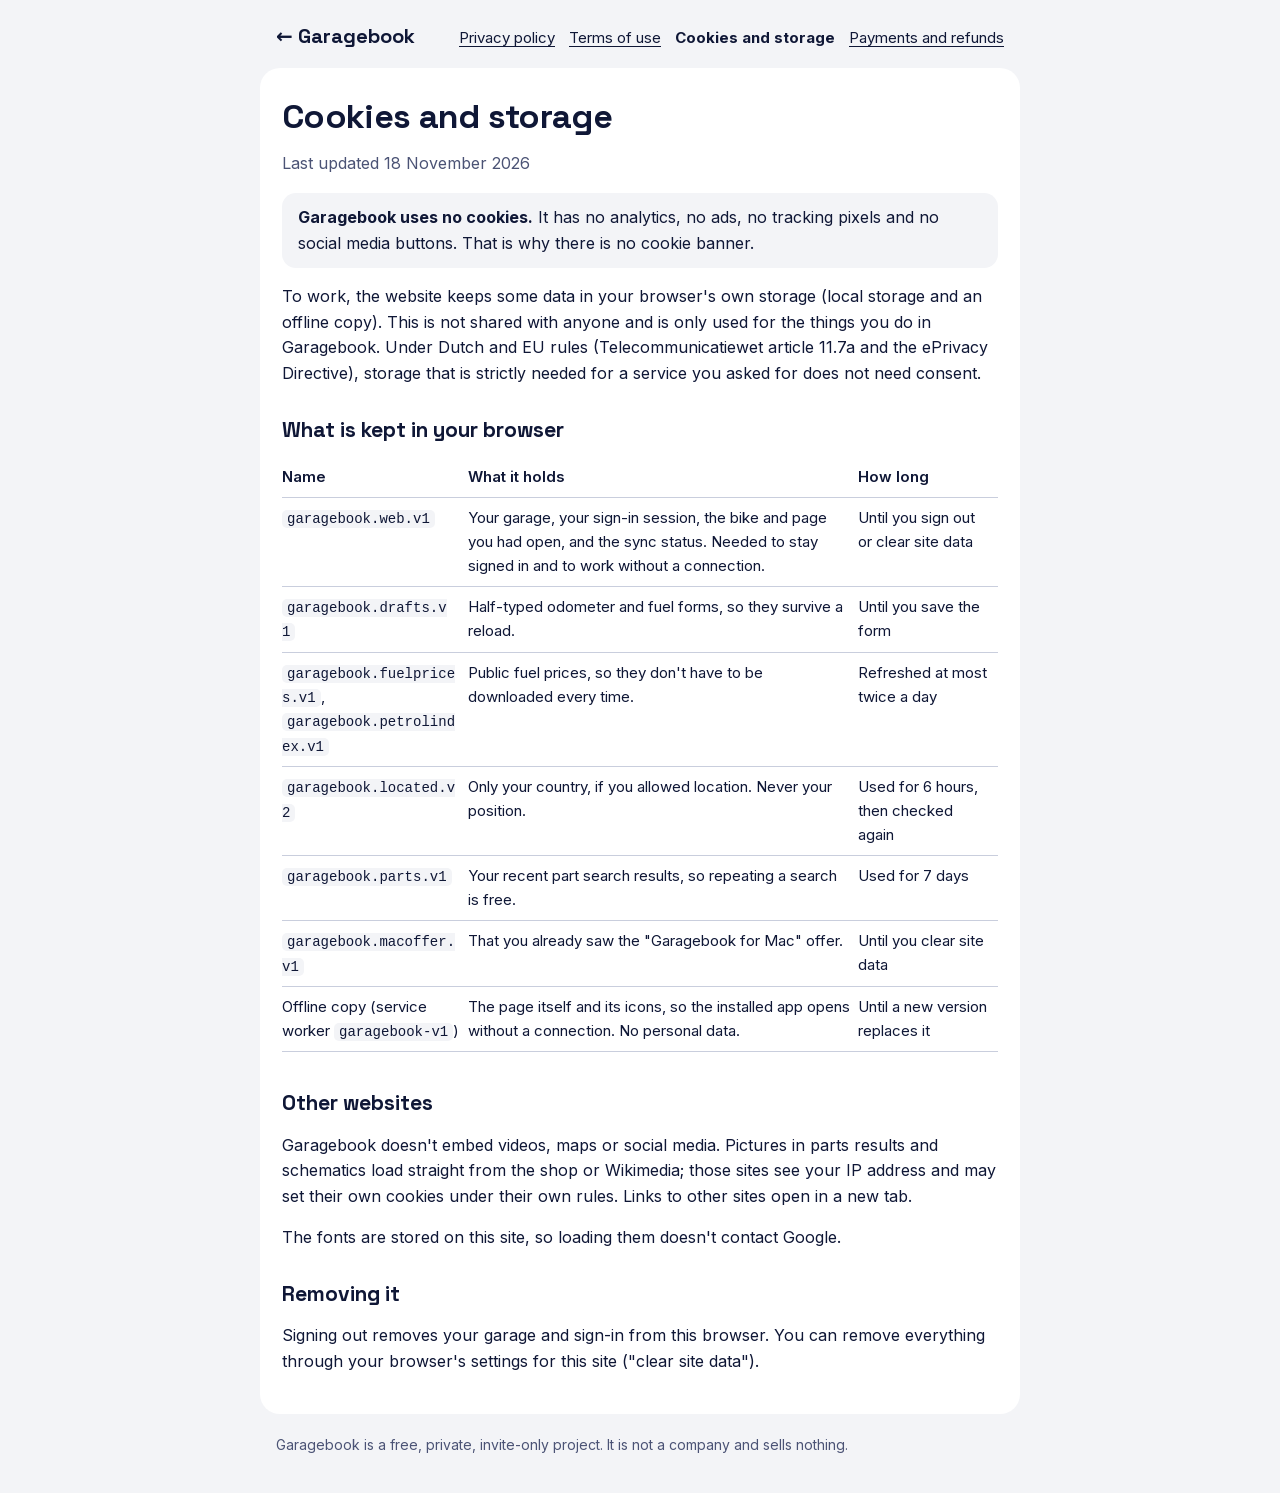
<file: cookies.html>
<!doctype html>
<html lang="en">
<head>
<meta charset="utf-8">
<meta http-equiv="Content-Security-Policy" content="default-src 'none'; style-src 'self'; font-src 'self'; img-src 'self'; base-uri 'none'; form-action 'none'">
<meta name="referrer" content="no-referrer">
<meta name="viewport" content="width=device-width, initial-scale=1">
<meta name="color-scheme" content="light">
<title>Cookies and storage · Garagebook</title>
<meta name="description" content="Garagebook uses no cookies; this page lists what it keeps in your browser and why.">
<link rel="canonical" href="https://vulpeslag0pus.github.io/garagebook/cookies.html">
<meta property="og:type" content="article">
<meta property="og:site_name" content="Garagebook">
<meta property="og:title" content="Cookies and storage · Garagebook">
<meta property="og:description" content="Garagebook uses no cookies; this page lists what it keeps in your browser and why.">
<meta property="og:url" content="https://vulpeslag0pus.github.io/garagebook/cookies.html">
<meta property="og:image" content="https://vulpeslag0pus.github.io/garagebook/og-image.png">
<meta name="twitter:card" content="summary_large_image">
<link rel="icon" href="icon-180.png">
<link rel="stylesheet" href="legal.css">
</head>
<body>
<a class="skip" href="#main">Skip to the text</a>
<header>
  <a class="home" href="./">← Garagebook</a>
  <nav aria-label="Legal pages"><ul><li><a href="privacy.html">Privacy policy</a></li><li><a href="terms.html">Terms of use</a></li><li><a href="cookies.html" aria-current="page">Cookies and storage</a></li><li><a href="refunds.html">Payments and refunds</a></li></ul></nav>
</header>
<main id="main">
<h1>Cookies and storage</h1>
<p class="muted">Last updated 18 November 2026</p>
<div class="box"><b>Garagebook uses no cookies.</b> It has no analytics, no ads, no tracking pixels and no social media buttons. That is why there is no cookie banner.</div>
<p>To work, the website keeps some data in your browser's own storage (local storage and an offline copy). This is not shared with anyone and is only used for the things you do in Garagebook. Under Dutch and EU rules (Telecommunicatiewet article 11.7a and the ePrivacy Directive), storage that is strictly needed for a service you asked for does not need consent.</p>

<h2>What is kept in your browser</h2>
<div class="wide"><table>
<thead><tr><th scope="col">Name</th><th scope="col">What it holds</th><th scope="col">How long</th></tr></thead>
<tbody>
<tr><td><code>garagebook.web.v1</code></td><td>Your garage, your sign-in session, the bike and page you had open, and the sync status. Needed to stay signed in and to work without a connection.</td><td>Until you sign out or clear site data</td></tr>
<tr><td><code>garagebook.drafts.v1</code></td><td>Half-typed odometer and fuel forms, so they survive a reload.</td><td>Until you save the form</td></tr>
<tr><td><code>garagebook.fuelprices.v1</code>, <code>garagebook.petrolindex.v1</code></td><td>Public fuel prices, so they don't have to be downloaded every time.</td><td>Refreshed at most twice a day</td></tr>
<tr><td><code>garagebook.located.v2</code></td><td>Only your country, if you allowed location. Never your position.</td><td>Used for 6 hours, then checked again</td></tr>
<tr><td><code>garagebook.parts.v1</code></td><td>Your recent part search results, so repeating a search is free.</td><td>Used for 7 days</td></tr>
<tr><td><code>garagebook.macoffer.v1</code></td><td>That you already saw the "Garagebook for Mac" offer.</td><td>Until you clear site data</td></tr>
<tr><td>Offline copy (service worker <code>garagebook-v1</code>)</td><td>The page itself and its icons, so the installed app opens without a connection. No personal data.</td><td>Until a new version replaces it</td></tr>
</tbody></table></div>

<h2>Other websites</h2>
<p>Garagebook doesn't embed videos, maps or social media. Pictures in parts results and schematics load straight from the shop or Wikimedia; those sites see your IP address and may set their own cookies under their own rules. Links to other sites open in a new tab.</p>
<p>The fonts are stored on this site, so loading them doesn't contact Google.</p>

<h2>Removing it</h2>
<p>Signing out removes your garage and sign-in from this browser. You can remove everything through your browser's settings for this site ("clear site data").</p>

</main>
<footer>Garagebook is a free, private, invite-only project. It is not a company and sells nothing.</footer>
</body>
</html>
</file>
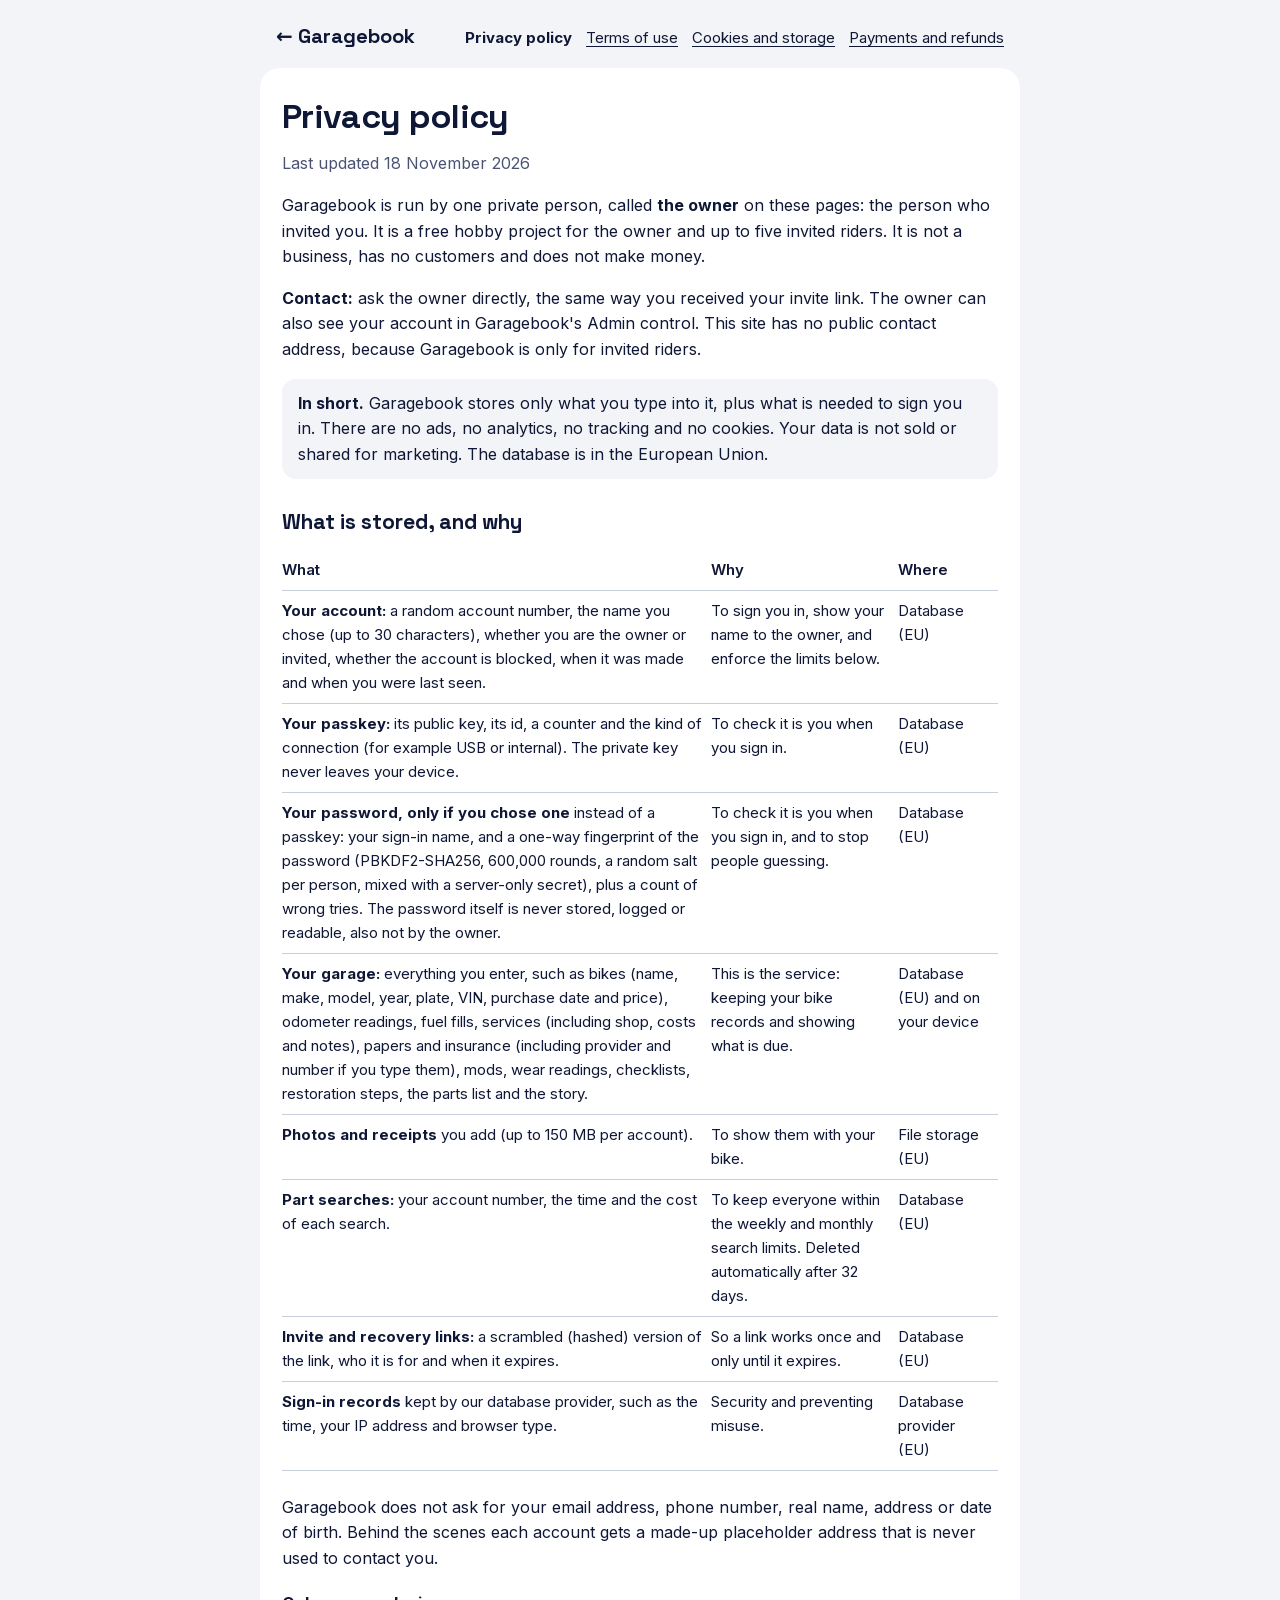
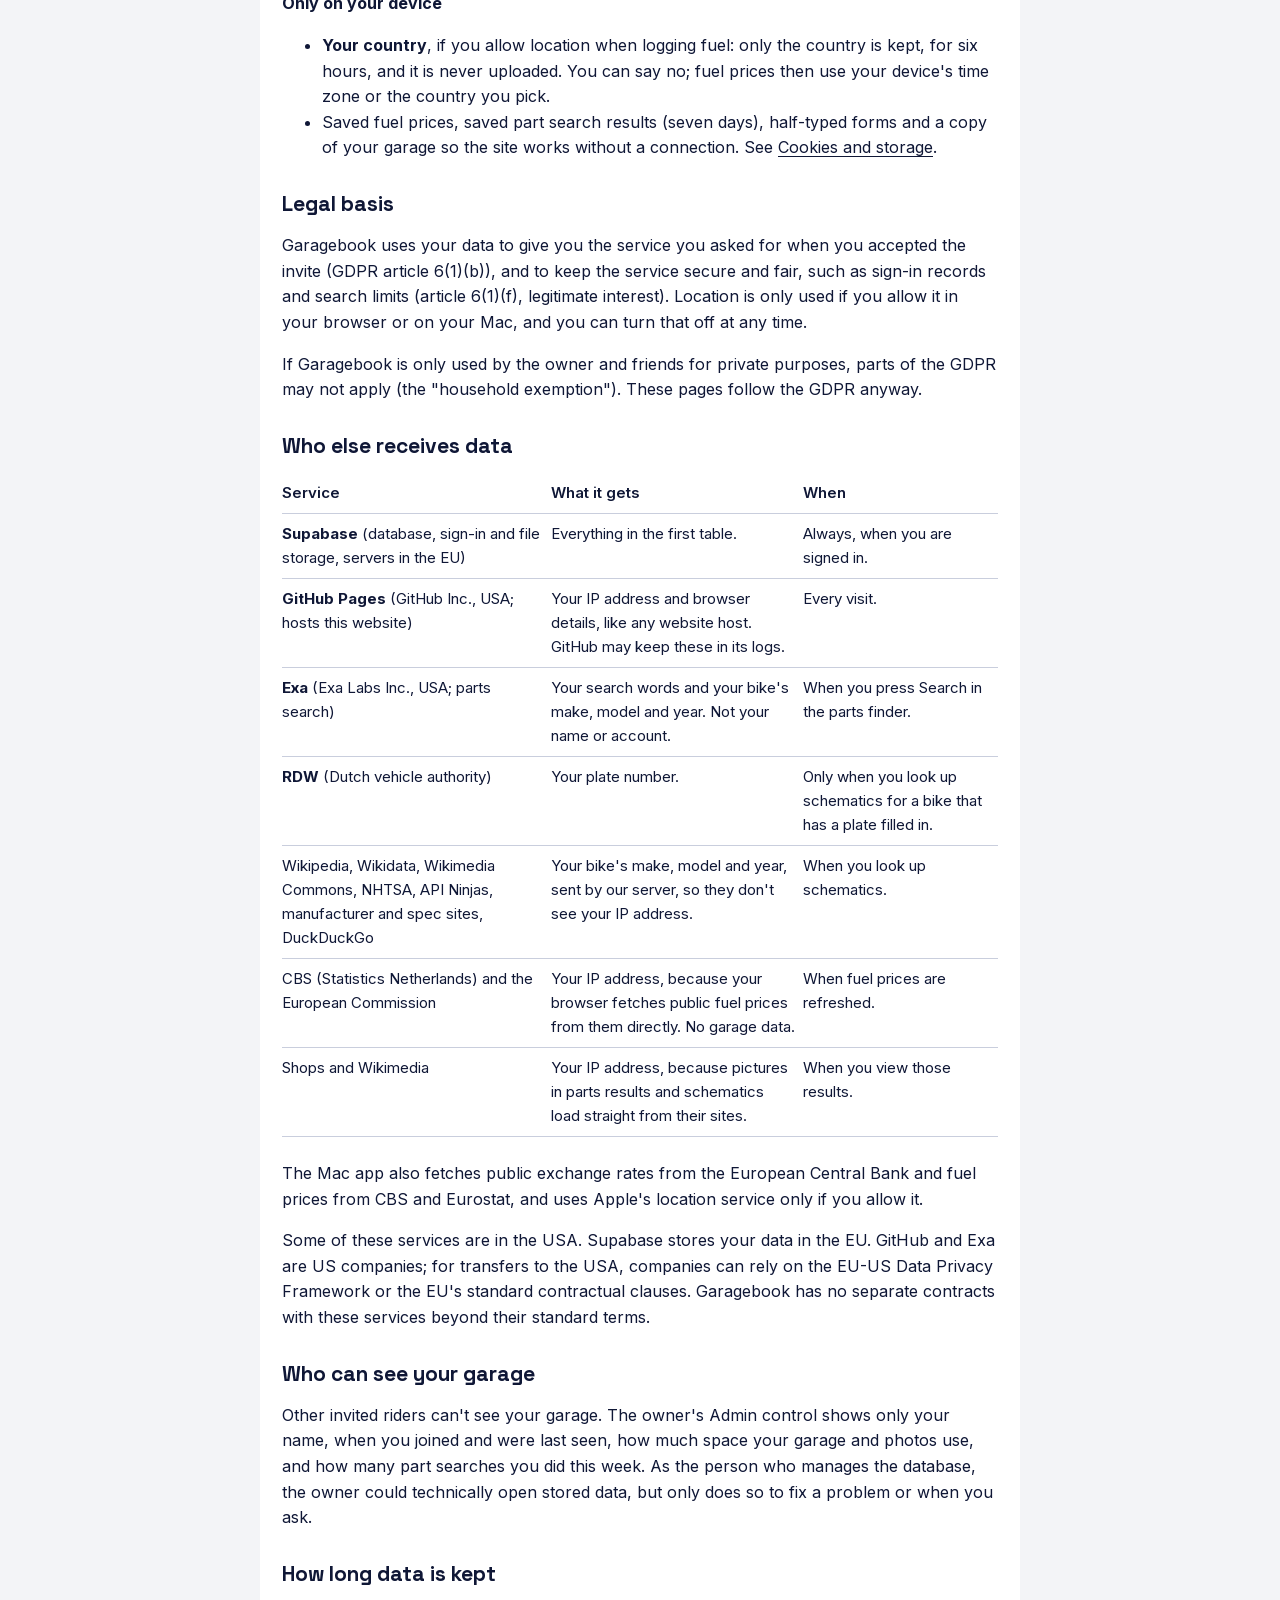
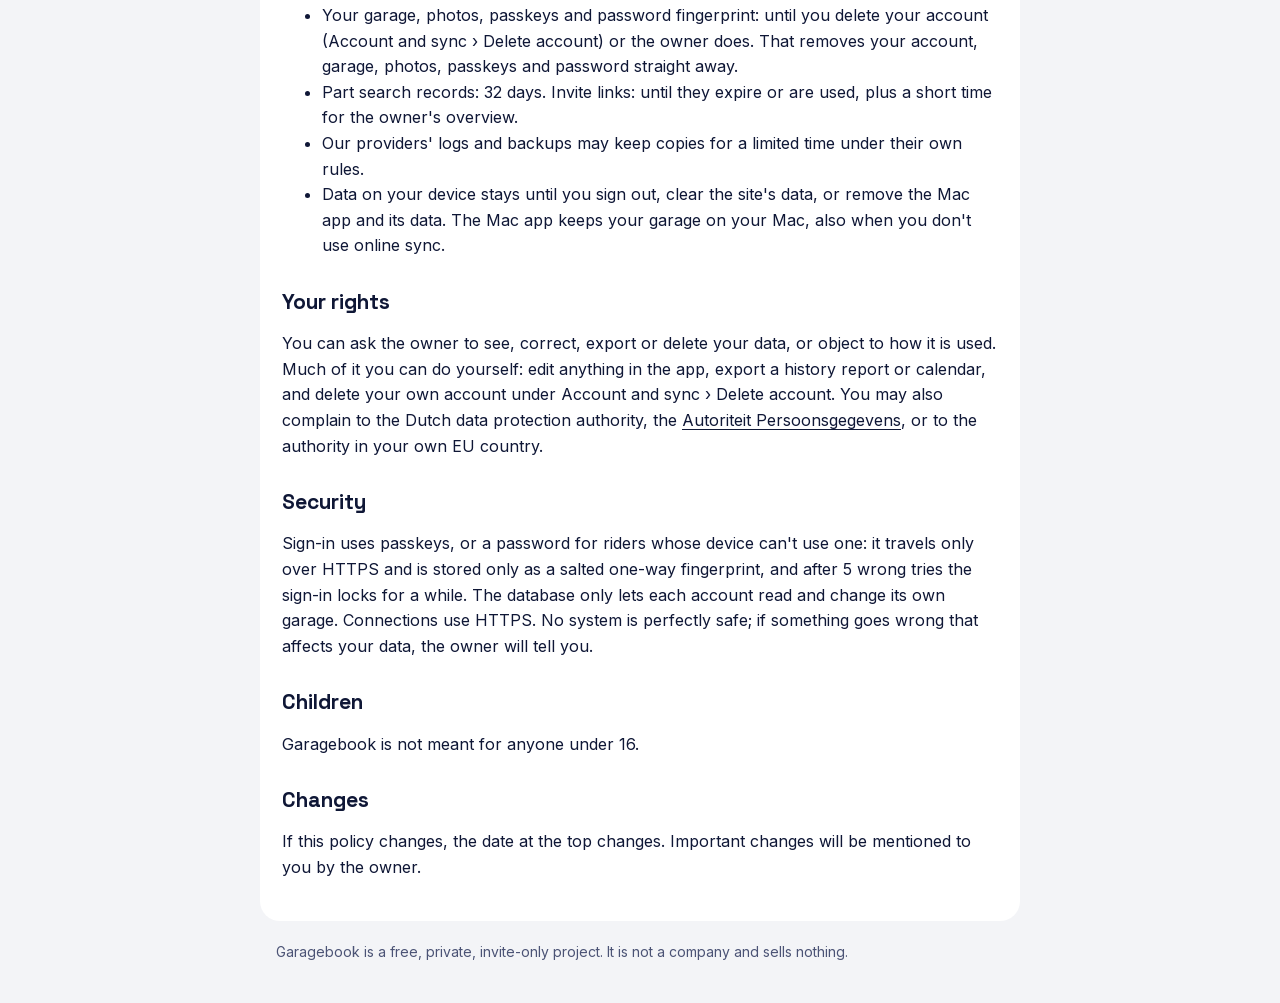
<file: privacy.html>
<!doctype html>
<html lang="en">
<head>
<meta charset="utf-8">
<meta http-equiv="Content-Security-Policy" content="default-src 'none'; style-src 'self'; font-src 'self'; img-src 'self'; base-uri 'none'; form-action 'none'">
<meta name="referrer" content="no-referrer">
<meta name="viewport" content="width=device-width, initial-scale=1">
<meta name="color-scheme" content="light">
<title>Privacy policy · Garagebook</title>
<meta name="description" content="What Garagebook stores, why, where (EU), for how long, and your rights under the GDPR.">
<link rel="canonical" href="https://vulpeslag0pus.github.io/garagebook/privacy.html">
<meta property="og:type" content="article">
<meta property="og:site_name" content="Garagebook">
<meta property="og:title" content="Privacy policy · Garagebook">
<meta property="og:description" content="What Garagebook stores, why, where (EU), for how long, and your rights under the GDPR.">
<meta property="og:url" content="https://vulpeslag0pus.github.io/garagebook/privacy.html">
<meta property="og:image" content="https://vulpeslag0pus.github.io/garagebook/og-image.png">
<meta name="twitter:card" content="summary_large_image">
<link rel="icon" href="icon-180.png">
<link rel="stylesheet" href="legal.css">
</head>
<body>
<a class="skip" href="#main">Skip to the text</a>
<header>
  <a class="home" href="./">← Garagebook</a>
  <nav aria-label="Legal pages"><ul><li><a href="privacy.html" aria-current="page">Privacy policy</a></li><li><a href="terms.html">Terms of use</a></li><li><a href="cookies.html">Cookies and storage</a></li><li><a href="refunds.html">Payments and refunds</a></li></ul></nav>
</header>
<main id="main">
<h1>Privacy policy</h1>
<p class="muted">Last updated 18 November 2026</p>
<p>Garagebook is run by one private person, called <b>the owner</b> on these pages: the person who invited you. It is a free hobby project for the owner and up to five invited riders. It is not a business, has no customers and does not make money.</p>
<p><b>Contact:</b> ask the owner directly, the same way you received your invite link. The owner can also see your account in Garagebook's Admin control. This site has no public contact address, because Garagebook is only for invited riders.</p>
<div class="box"><b>In short.</b> Garagebook stores only what you type into it, plus what is needed to sign you in. There are no ads, no analytics, no tracking and no cookies. Your data is not sold or shared for marketing. The database is in the European Union.</div>

<h2>What is stored, and why</h2>
<div class="wide"><table>
<thead><tr><th scope="col">What</th><th scope="col">Why</th><th scope="col">Where</th></tr></thead>
<tbody>
<tr><td><b>Your account:</b> a random account number, the name you chose (up to 30 characters), whether you are the owner or invited, whether the account is blocked, when it was made and when you were last seen.</td><td>To sign you in, show your name to the owner, and enforce the limits below.</td><td>Database (EU)</td></tr>
<tr><td><b>Your passkey:</b> its public key, its id, a counter and the kind of connection (for example USB or internal). The private key never leaves your device.</td><td>To check it is you when you sign in.</td><td>Database (EU)</td></tr>
<tr><td><b>Your password, only if you chose one</b> instead of a passkey: your sign-in name, and a one-way fingerprint of the password (PBKDF2-SHA256, 600,000 rounds, a random salt per person, mixed with a server-only secret), plus a count of wrong tries. The password itself is never stored, logged or readable, also not by the owner.</td><td>To check it is you when you sign in, and to stop people guessing.</td><td>Database (EU)</td></tr>
<tr><td><b>Your garage:</b> everything you enter, such as bikes (name, make, model, year, plate, VIN, purchase date and price), odometer readings, fuel fills, services (including shop, costs and notes), papers and insurance (including provider and number if you type them), mods, wear readings, checklists, restoration steps, the parts list and the story.</td><td>This is the service: keeping your bike records and showing what is due.</td><td>Database (EU) and on your device</td></tr>
<tr><td><b>Photos and receipts</b> you add (up to 150 MB per account).</td><td>To show them with your bike.</td><td>File storage (EU)</td></tr>
<tr><td><b>Part searches:</b> your account number, the time and the cost of each search.</td><td>To keep everyone within the weekly and monthly search limits. Deleted automatically after 32 days.</td><td>Database (EU)</td></tr>
<tr><td><b>Invite and recovery links:</b> a scrambled (hashed) version of the link, who it is for and when it expires.</td><td>So a link works once and only until it expires.</td><td>Database (EU)</td></tr>
<tr><td><b>Sign-in records</b> kept by our database provider, such as the time, your IP address and browser type.</td><td>Security and preventing misuse.</td><td>Database provider (EU)</td></tr>
</tbody></table></div>
<p>Garagebook does not ask for your email address, phone number, real name, address or date of birth. Behind the scenes each account gets a made-up placeholder address that is never used to contact you.</p>

<h3>Only on your device</h3>
<ul>
<li><b>Your country</b>, if you allow location when logging fuel: only the country is kept, for six hours, and it is never uploaded. You can say no; fuel prices then use your device's time zone or the country you pick.</li>
<li>Saved fuel prices, saved part search results (seven days), half-typed forms and a copy of your garage so the site works without a connection. See <a href="cookies.html">Cookies and storage</a>.</li>
</ul>

<h2>Legal basis</h2>
<p>Garagebook uses your data to give you the service you asked for when you accepted the invite (GDPR article 6(1)(b)), and to keep the service secure and fair, such as sign-in records and search limits (article 6(1)(f), legitimate interest). Location is only used if you allow it in your browser or on your Mac, and you can turn that off at any time.</p>
<p>If Garagebook is only used by the owner and friends for private purposes, parts of the GDPR may not apply (the "household exemption"). These pages follow the GDPR anyway.</p>

<h2>Who else receives data</h2>
<div class="wide"><table>
<thead><tr><th scope="col">Service</th><th scope="col">What it gets</th><th scope="col">When</th></tr></thead>
<tbody>
<tr><td><b>Supabase</b> (database, sign-in and file storage, servers in the EU)</td><td>Everything in the first table.</td><td>Always, when you are signed in.</td></tr>
<tr><td><b>GitHub Pages</b> (GitHub Inc., USA; hosts this website)</td><td>Your IP address and browser details, like any website host. GitHub may keep these in its logs.</td><td>Every visit.</td></tr>
<tr><td><b>Exa</b> (Exa Labs Inc., USA; parts search)</td><td>Your search words and your bike's make, model and year. Not your name or account.</td><td>When you press Search in the parts finder.</td></tr>
<tr><td><b>RDW</b> (Dutch vehicle authority)</td><td>Your plate number.</td><td>Only when you look up schematics for a bike that has a plate filled in.</td></tr>
<tr><td>Wikipedia, Wikidata, Wikimedia Commons, NHTSA, API Ninjas, manufacturer and spec sites, DuckDuckGo</td><td>Your bike's make, model and year, sent by our server, so they don't see your IP address.</td><td>When you look up schematics.</td></tr>
<tr><td>CBS (Statistics Netherlands) and the European Commission</td><td>Your IP address, because your browser fetches public fuel prices from them directly. No garage data.</td><td>When fuel prices are refreshed.</td></tr>
<tr><td>Shops and Wikimedia</td><td>Your IP address, because pictures in parts results and schematics load straight from their sites.</td><td>When you view those results.</td></tr>
</tbody></table></div>
<p>The Mac app also fetches public exchange rates from the European Central Bank and fuel prices from CBS and Eurostat, and uses Apple's location service only if you allow it.</p>
<p>Some of these services are in the USA. Supabase stores your data in the EU. GitHub and Exa are US companies; for transfers to the USA, companies can rely on the EU-US Data Privacy Framework or the EU's standard contractual clauses. Garagebook has no separate contracts with these services beyond their standard terms.</p>

<h2>Who can see your garage</h2>
<p>Other invited riders can't see your garage. The owner's Admin control shows only your name, when you joined and were last seen, how much space your garage and photos use, and how many part searches you did this week. As the person who manages the database, the owner could technically open stored data, but only does so to fix a problem or when you ask.</p>

<h2>How long data is kept</h2>
<ul>
<li>Your garage, photos, passkeys and password fingerprint: until you delete your account (Account and sync › Delete account) or the owner does. That removes your account, garage, photos, passkeys and password straight away.</li>
<li>Part search records: 32 days. Invite links: until they expire or are used, plus a short time for the owner's overview.</li>
<li>Our providers' logs and backups may keep copies for a limited time under their own rules.</li>
<li>Data on your device stays until you sign out, clear the site's data, or remove the Mac app and its data. The Mac app keeps your garage on your Mac, also when you don't use online sync.</li>
</ul>

<h2>Your rights</h2>
<p>You can ask the owner to see, correct, export or delete your data, or object to how it is used. Much of it you can do yourself: edit anything in the app, export a history report or calendar, and delete your own account under Account and sync › Delete account. You may also complain to the Dutch data protection authority, the <a href="https://www.autoriteitpersoonsgegevens.nl/">Autoriteit Persoonsgegevens</a>, or to the authority in your own EU country.</p>

<h2>Security</h2>
<p>Sign-in uses passkeys, or a password for riders whose device can't use one: it travels only over HTTPS and is stored only as a salted one-way fingerprint, and after 5 wrong tries the sign-in locks for a while. The database only lets each account read and change its own garage. Connections use HTTPS. No system is perfectly safe; if something goes wrong that affects your data, the owner will tell you.</p>

<h2>Children</h2>
<p>Garagebook is not meant for anyone under 16.</p>

<h2>Changes</h2>
<p>If this policy changes, the date at the top changes. Important changes will be mentioned to you by the owner.</p>

</main>
<footer>Garagebook is a free, private, invite-only project. It is not a company and sells nothing.</footer>
</body>
</html>
</file>
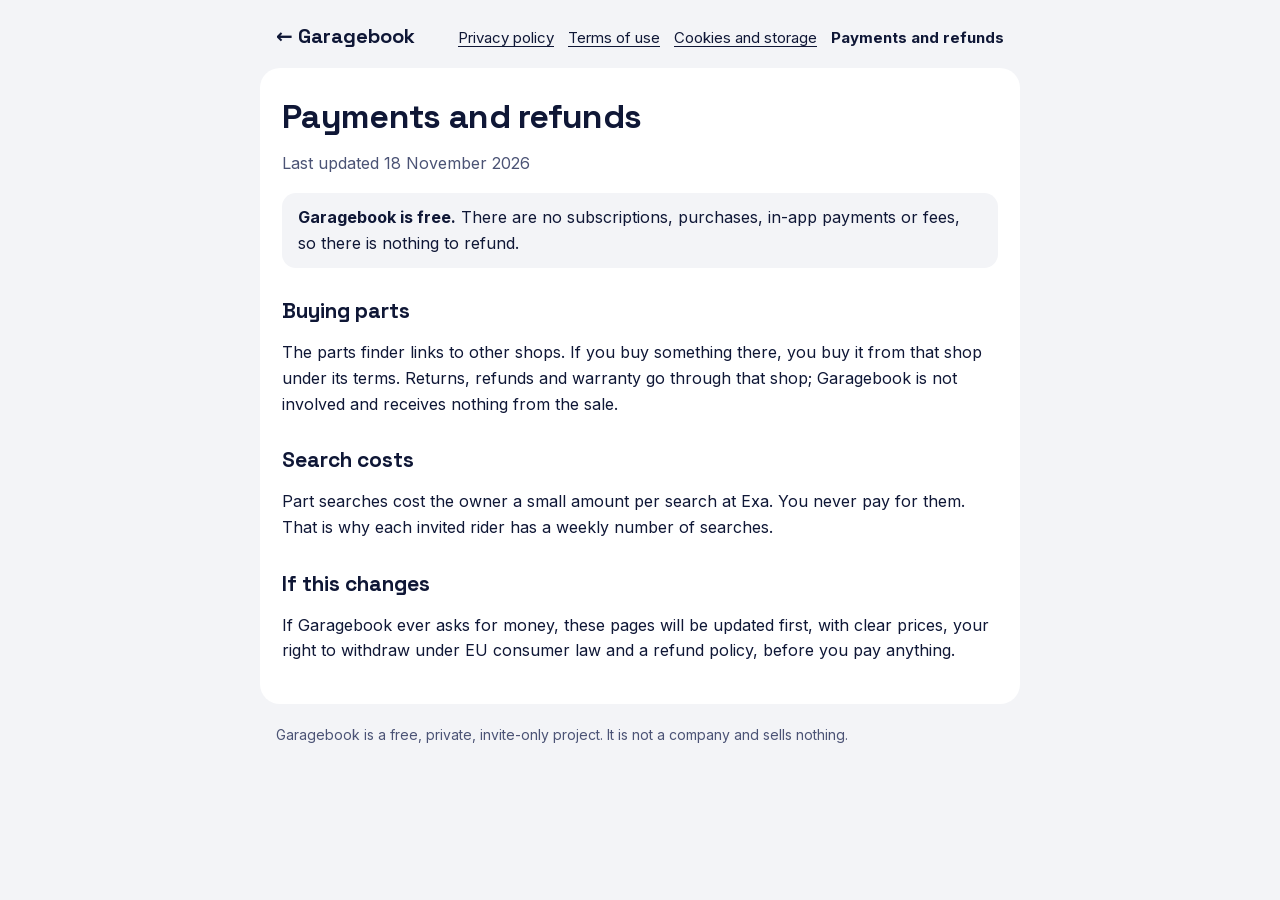
<file: refunds.html>
<!doctype html>
<html lang="en">
<head>
<meta charset="utf-8">
<meta http-equiv="Content-Security-Policy" content="default-src 'none'; style-src 'self'; font-src 'self'; img-src 'self'; base-uri 'none'; form-action 'none'">
<meta name="referrer" content="no-referrer">
<meta name="viewport" content="width=device-width, initial-scale=1">
<meta name="color-scheme" content="light">
<title>Payments and refunds · Garagebook</title>
<meta name="description" content="Garagebook is free, so there is nothing to pay or refund.">
<link rel="canonical" href="https://vulpeslag0pus.github.io/garagebook/refunds.html">
<meta property="og:type" content="article">
<meta property="og:site_name" content="Garagebook">
<meta property="og:title" content="Payments and refunds · Garagebook">
<meta property="og:description" content="Garagebook is free, so there is nothing to pay or refund.">
<meta property="og:url" content="https://vulpeslag0pus.github.io/garagebook/refunds.html">
<meta property="og:image" content="https://vulpeslag0pus.github.io/garagebook/og-image.png">
<meta name="twitter:card" content="summary_large_image">
<link rel="icon" href="icon-180.png">
<link rel="stylesheet" href="legal.css">
</head>
<body>
<a class="skip" href="#main">Skip to the text</a>
<header>
  <a class="home" href="./">← Garagebook</a>
  <nav aria-label="Legal pages"><ul><li><a href="privacy.html">Privacy policy</a></li><li><a href="terms.html">Terms of use</a></li><li><a href="cookies.html">Cookies and storage</a></li><li><a href="refunds.html" aria-current="page">Payments and refunds</a></li></ul></nav>
</header>
<main id="main">
<h1>Payments and refunds</h1>
<p class="muted">Last updated 18 November 2026</p>
<div class="box"><b>Garagebook is free.</b> There are no subscriptions, purchases, in-app payments or fees, so there is nothing to refund.</div>
<h2>Buying parts</h2>
<p>The parts finder links to other shops. If you buy something there, you buy it from that shop under its terms. Returns, refunds and warranty go through that shop; Garagebook is not involved and receives nothing from the sale.</p>
<h2>Search costs</h2>
<p>Part searches cost the owner a small amount per search at Exa. You never pay for them. That is why each invited rider has a weekly number of searches.</p>
<h2>If this changes</h2>
<p>If Garagebook ever asks for money, these pages will be updated first, with clear prices, your right to withdraw under EU consumer law and a refund policy, before you pay anything.</p>

</main>
<footer>Garagebook is a free, private, invite-only project. It is not a company and sells nothing.</footer>
</body>
</html>
</file>
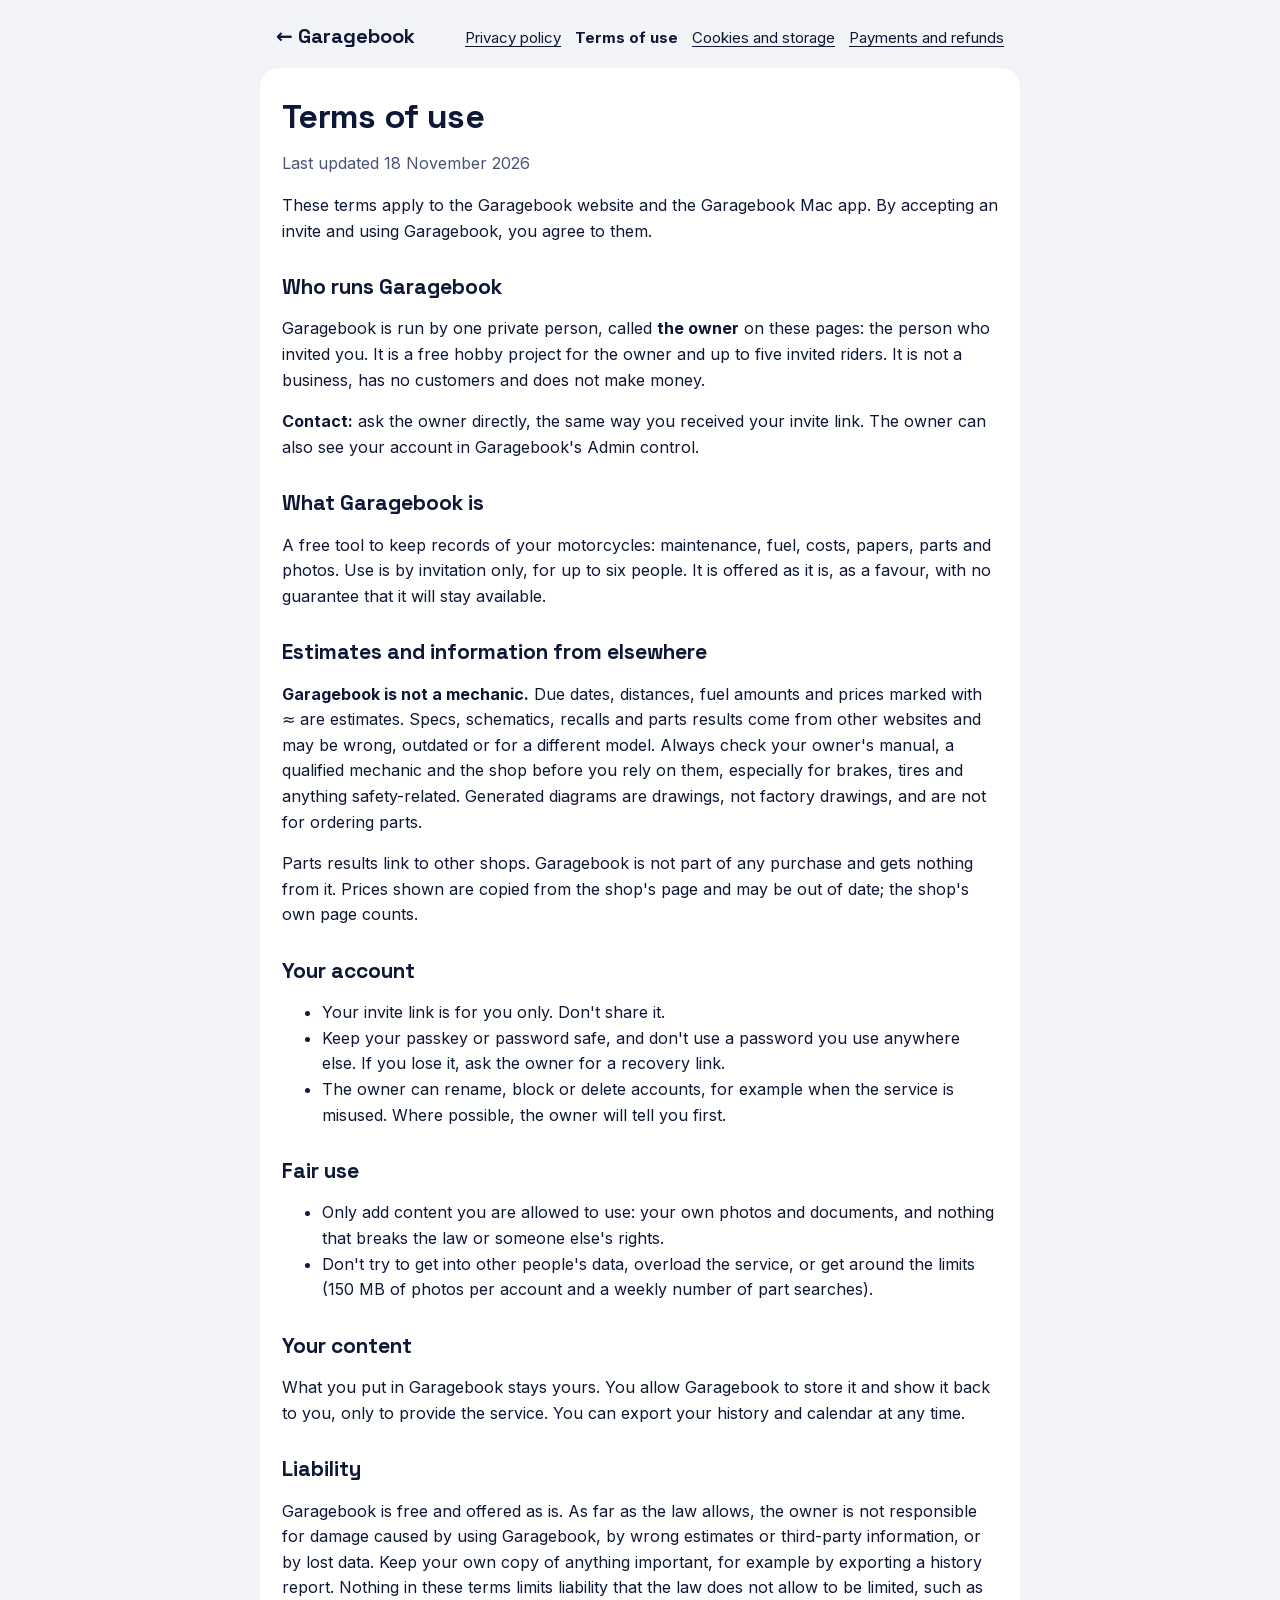
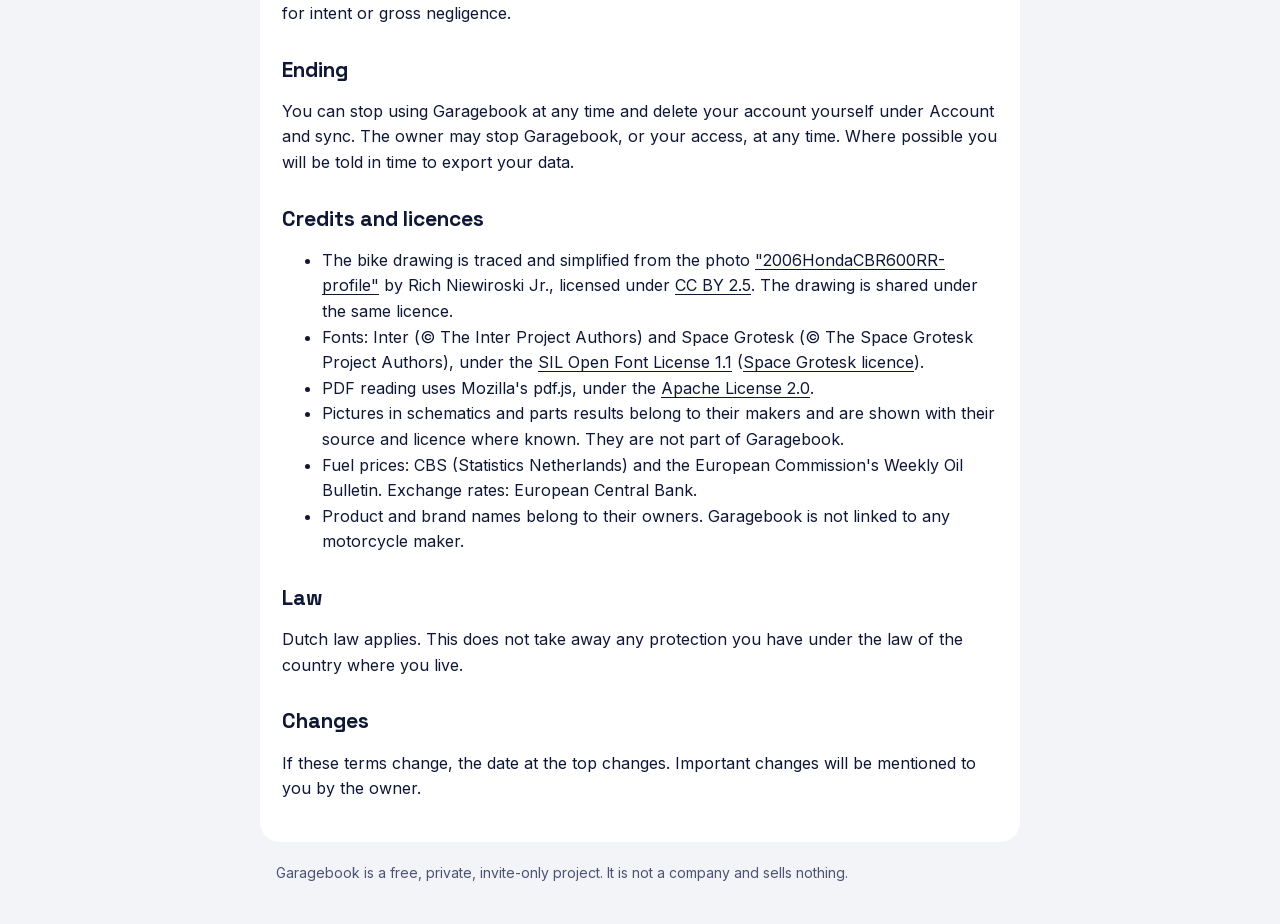
<file: terms.html>
<!doctype html>
<html lang="en">
<head>
<meta charset="utf-8">
<meta http-equiv="Content-Security-Policy" content="default-src 'none'; style-src 'self'; font-src 'self'; img-src 'self'; base-uri 'none'; form-action 'none'">
<meta name="referrer" content="no-referrer">
<meta name="viewport" content="width=device-width, initial-scale=1">
<meta name="color-scheme" content="light">
<title>Terms of use · Garagebook</title>
<meta name="description" content="The rules for using Garagebook, a free invite-only motorcycle logbook.">
<link rel="canonical" href="https://vulpeslag0pus.github.io/garagebook/terms.html">
<meta property="og:type" content="article">
<meta property="og:site_name" content="Garagebook">
<meta property="og:title" content="Terms of use · Garagebook">
<meta property="og:description" content="The rules for using Garagebook, a free invite-only motorcycle logbook.">
<meta property="og:url" content="https://vulpeslag0pus.github.io/garagebook/terms.html">
<meta property="og:image" content="https://vulpeslag0pus.github.io/garagebook/og-image.png">
<meta name="twitter:card" content="summary_large_image">
<link rel="icon" href="icon-180.png">
<link rel="stylesheet" href="legal.css">
</head>
<body>
<a class="skip" href="#main">Skip to the text</a>
<header>
  <a class="home" href="./">← Garagebook</a>
  <nav aria-label="Legal pages"><ul><li><a href="privacy.html">Privacy policy</a></li><li><a href="terms.html" aria-current="page">Terms of use</a></li><li><a href="cookies.html">Cookies and storage</a></li><li><a href="refunds.html">Payments and refunds</a></li></ul></nav>
</header>
<main id="main">
<h1>Terms of use</h1>
<p class="muted">Last updated 18 November 2026</p>
<p>These terms apply to the Garagebook website and the Garagebook Mac app. By accepting an invite and using Garagebook, you agree to them.</p>
<h2>Who runs Garagebook</h2>
<p>Garagebook is run by one private person, called <b>the owner</b> on these pages: the person who invited you. It is a free hobby project for the owner and up to five invited riders. It is not a business, has no customers and does not make money.</p>
<p><b>Contact:</b> ask the owner directly, the same way you received your invite link. The owner can also see your account in Garagebook's Admin control.</p>
<h2>What Garagebook is</h2>
<p>A free tool to keep records of your motorcycles: maintenance, fuel, costs, papers, parts and photos. Use is by invitation only, for up to six people. It is offered as it is, as a favour, with no guarantee that it will stay available.</p>

<h2>Estimates and information from elsewhere</h2>
<p><b>Garagebook is not a mechanic.</b> Due dates, distances, fuel amounts and prices marked with ≈ are estimates. Specs, schematics, recalls and parts results come from other websites and may be wrong, outdated or for a different model. Always check your owner's manual, a qualified mechanic and the shop before you rely on them, especially for brakes, tires and anything safety-related. Generated diagrams are drawings, not factory drawings, and are not for ordering parts.</p>
<p>Parts results link to other shops. Garagebook is not part of any purchase and gets nothing from it. Prices shown are copied from the shop's page and may be out of date; the shop's own page counts.</p>

<h2>Your account</h2>
<ul>
<li>Your invite link is for you only. Don't share it.</li>
<li>Keep your passkey or password safe, and don't use a password you use anywhere else. If you lose it, ask the owner for a recovery link.</li>
<li>The owner can rename, block or delete accounts, for example when the service is misused. Where possible, the owner will tell you first.</li>
</ul>

<h2>Fair use</h2>
<ul>
<li>Only add content you are allowed to use: your own photos and documents, and nothing that breaks the law or someone else's rights.</li>
<li>Don't try to get into other people's data, overload the service, or get around the limits (150 MB of photos per account and a weekly number of part searches).</li>
</ul>

<h2>Your content</h2>
<p>What you put in Garagebook stays yours. You allow Garagebook to store it and show it back to you, only to provide the service. You can export your history and calendar at any time.</p>

<h2>Liability</h2>
<p>Garagebook is free and offered as is. As far as the law allows, the owner is not responsible for damage caused by using Garagebook, by wrong estimates or third-party information, or by lost data. Keep your own copy of anything important, for example by exporting a history report. Nothing in these terms limits liability that the law does not allow to be limited, such as for intent or gross negligence.</p>

<h2>Ending</h2>
<p>You can stop using Garagebook at any time and delete your account yourself under Account and sync. The owner may stop Garagebook, or your access, at any time. Where possible you will be told in time to export your data.</p>

<h2>Credits and licences</h2>
<ul>
<li>The bike drawing is traced and simplified from the photo <a href="https://commons.wikimedia.org/wiki/File:2006HondaCBR600RR-profile.png">"2006HondaCBR600RR-profile"</a> by Rich Niewiroski Jr., licensed under <a href="https://creativecommons.org/licenses/by/2.5/">CC BY 2.5</a>. The drawing is shared under the same licence.</li>
<li>Fonts: Inter (© The Inter Project Authors) and Space Grotesk (© The Space Grotesk Project Authors), under the <a href="fonts/OFL-Inter.txt">SIL Open Font License 1.1</a> (<a href="fonts/OFL-SpaceGrotesk.txt">Space Grotesk licence</a>).</li>
<li>PDF reading uses Mozilla's pdf.js, under the <a href="pdfjs/LICENSE.txt">Apache License 2.0</a>.</li>
<li>Pictures in schematics and parts results belong to their makers and are shown with their source and licence where known. They are not part of Garagebook.</li>
<li>Fuel prices: CBS (Statistics Netherlands) and the European Commission's Weekly Oil Bulletin. Exchange rates: European Central Bank.</li>
<li>Product and brand names belong to their owners. Garagebook is not linked to any motorcycle maker.</li>
</ul>

<h2>Law</h2>
<p>Dutch law applies. This does not take away any protection you have under the law of the country where you live.</p>

<h2>Changes</h2>
<p>If these terms change, the date at the top changes. Important changes will be mentioned to you by the owner.</p>

</main>
<footer>Garagebook is a free, private, invite-only project. It is not a company and sells nothing.</footer>
</body>
</html>
</file>
<file: legal.css>
/* The legal pages (privacy, terms, cookies, refunds): plain, readable, the same look as Garagebook.
   Fonts come from this site (fonts/), never from Google. */
@font-face { font-family: "Inter"; font-style: normal; font-weight: 400 700; font-display: swap; src: url(fonts/inter-latin.woff2) format("woff2"); unicode-range: U+0000-00FF, U+0131, U+0152-0153, U+02BB-02BC, U+02C6, U+02DA, U+02DC, U+0304, U+0308, U+0329, U+2000-206F, U+20AC, U+2122, U+2191, U+2193, U+2212, U+2215, U+FEFF, U+FFFD }
@font-face { font-family: "Inter"; font-style: normal; font-weight: 400 700; font-display: swap; src: url(fonts/inter-latin-ext.woff2) format("woff2"); unicode-range: U+0100-02BA, U+02BD-02C5, U+02C7-02CC, U+02CE-02D7, U+02DD-02FF, U+0304, U+0308, U+0329, U+1D00-1DBF, U+1E00-1E9F, U+1EF2-1EFF, U+2020, U+20A0-20AB, U+20AD-20C0, U+2113, U+2C60-2C7F, U+A720-A7FF }
@font-face { font-family: "Space Grotesk"; font-style: normal; font-weight: 500 700; font-display: swap; src: url(fonts/spacegrotesk-latin.woff2) format("woff2"); unicode-range: U+0000-00FF, U+0131, U+0152-0153, U+02BB-02BC, U+02C6, U+02DA, U+02DC, U+0304, U+0308, U+0329, U+2000-206F, U+20AC, U+2122, U+2191, U+2193, U+2212, U+2215, U+FEFF, U+FFFD }
@font-face { font-family: "Space Grotesk"; font-style: normal; font-weight: 500 700; font-display: swap; src: url(fonts/spacegrotesk-latin-ext.woff2) format("woff2"); unicode-range: U+0100-02BA, U+02BD-02C5, U+02C7-02CC, U+02CE-02D7, U+02DD-02FF, U+0304, U+0308, U+0329, U+1D00-1DBF, U+1E00-1E9F, U+1EF2-1EFF, U+2020, U+20A0-20AB, U+20AD-20C0, U+2113, U+2C60-2C7F, U+A720-A7FF }
:root { --bg: #F3F4F7; --surface: #ffffff; --fg: #0F1736; --muted: #4B5375; --line: #C9CEDD; color-scheme: light }
* { box-sizing: border-box }
html { -webkit-text-size-adjust: 100% }
body { margin: 0; background: var(--bg); color: var(--fg); font: 16px/1.6 "Inter", system-ui, -apple-system, "Segoe UI", sans-serif }
a { color: var(--fg); text-decoration: underline; text-underline-offset: 3px }
a:focus-visible { outline: 2px solid var(--fg); outline-offset: 3px; border-radius: 3px }
.skip { position: absolute; left: -9999px } .skip:focus { left: 16px; top: 16px; background: #fff; padding: 8px 12px; z-index: 2 }
header, main, footer { max-width: 760px; margin: 0 auto; padding: 0 16px }
header { padding-top: 24px; display: flex; flex-wrap: wrap; gap: 8px 16px; align-items: baseline; justify-content: space-between }
header .home { font: 700 20px/1.2 "Space Grotesk", system-ui, sans-serif; text-decoration: none }
nav ul { list-style: none; margin: 0; padding: 0; display: flex; flex-wrap: wrap; gap: 4px 14px; font-size: 15px }
nav a[aria-current="page"] { font-weight: 700; text-decoration: none }
main { background: var(--surface); border-radius: 20px; margin-top: 18px; padding: 8px 22px 24px }
h1 { font: 700 34px/1.1 "Space Grotesk", system-ui, sans-serif; letter-spacing: -.02em; margin: 22px 0 6px }
h2 { font: 700 21px/1.25 "Space Grotesk", system-ui, sans-serif; margin: 30px 0 6px }
h3 { font-size: 16px; margin: 20px 0 4px }
.muted { color: var(--muted) }
table { width: 100%; border-collapse: collapse; font-size: 15px; margin: 8px 0 }
th, td { text-align: left; vertical-align: top; padding: 8px 8px 8px 0; border-bottom: 1px solid var(--line) }
th { font-weight: 600 }
.wide { overflow-x: auto }
code { font-size: 14px; background: var(--bg); padding: 1px 5px; border-radius: 5px; overflow-wrap: anywhere }
.box { background: var(--bg); border-radius: 14px; padding: 12px 16px; margin: 14px 0 }
footer { padding: 20px 16px 40px; font-size: 14px; color: var(--muted) }
</file>
